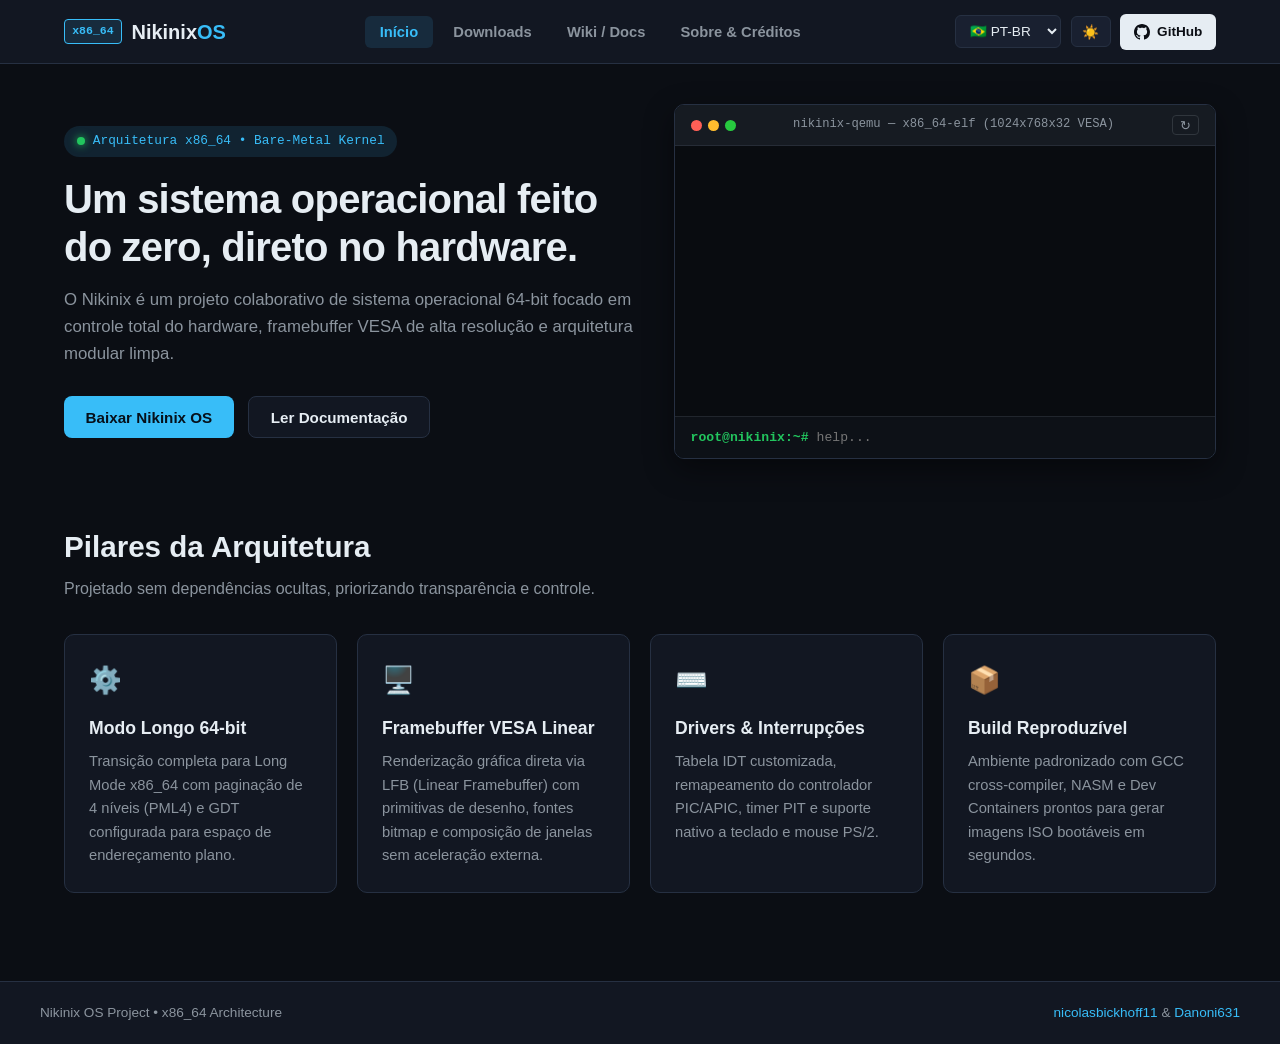
<file: index.html>
<!-- 
    CODED BY Danoni631

    Here is the main source of the website 
-->

<!DOCTYPE html>
<html lang="pt-BR" data-theme="dark">
<head>
  <meta charset="UTF-8">
  <meta name="viewport" content="width=device-width, initial-scale=1.0">
  <title>Nikinix OS — Feature-rich hobby x86_64 Operational System</title>
  <link rel="stylesheet" href="style.css">
</head>
<body>
  <header class="navbar">
    <div class="nav-container">
      <a href="#home" class="brand" data-nav="home">
        <span class="brand-badge">x86_64</span>
        <span class="brand-name">Nikinix<span class="accent">OS</span></span>
      </a>

      <nav class="nav-links" id="navLinks">
        <button class="nav-btn active" data-section="home" data-i18n="nav_home">Início</button>
        <button class="nav-btn" data-section="downloads" data-i18n="nav_downloads">Downloads</button>
        <button class="nav-btn" data-section="wiki" data-i18n="nav_wiki">Wiki / Docs</button>
        <button class="nav-btn" data-section="credits" data-i18n="nav_credits">Sobre & Créditos</button>
      </nav>

      <div class="nav-actions">
        <select id="langSelector" class="lang-select" aria-label="Idioma / Language">
          <option value="pt">🇧🇷 PT-BR</option>
          <option value="en">🇺🇸 EN-US</option>
        </select>

        <button id="themeToggle" class="icon-btn" title="Alternar Tema / Toggle Theme">
          <span id="themeIcon">☀️</span>
        </button>

        <a href="https://github.com/nicolasbickhoff11/Nikinix" target="_blank" rel="noopener noreferrer" class="github-btn">
          <svg height="16" width="16" viewBox="0 0 16 16" fill="currentColor"><path d="M8 0C3.58 0 0 3.58 0 8c0 3.54 2.29 6.53 5.47 7.59.4.07.55-.17.55-.38 0-.19-.01-.82-.01-1.49-2.01.37-2.53-.49-2.69-.94-.09-.23-.48-.94-.82-1.13-.28-.15-.68-.52-.01-.53.63-.01 1.08.58 1.23.82.72 1.21 1.87.87 2.33.66.07-.52.28-.87.51-1.07-1.78-.2-3.64-.89-3.64-3.95 0-.87.31-1.59.82-2.15-.08-.2-.36-1.02.08-2.12 0 0 .67-.21 2.2.82.64-.18 1.32-.27 2-.27.68 0 1.36.09 2 .27 1.53-1.04 2.2-.82 2.2-.82.44 1.1.16 1.92.08 2.12.51.56.82 1.27.82 2.15 0 3.07-1.87 3.75-3.65 3.95.29.25.54.73.54 1.48 0 1.07-.01 1.93-.01 2.2 0 .21.15.46.55.38A8.013 8.013 0 0016 8c0-4.42-3.58-8-8-8z"/></svg>
          <span>GitHub</span>
        </a>
      </div>
    </div>
  </header>

  <main class="main-content">

    <section id="section-home" class="page-section active">
      <div class="hero-grid">
        <div class="hero-text">
          <div class="status-pill">
            <span class="dot"></span>
            <span data-i18n="hero_badge">Arquitetura x86_64 • Bare-Metal Kernel</span>
          </div>
          <h1 data-i18n="hero_title">Um sistema operacional feito do zero, direto no hardware.</h1>
          <p class="hero-desc" data-i18n="hero_subtitle">
            O Nikinix é um projeto colaborativo de sistema operacional 64-bit focado em controle total do hardware, framebuffer VESA de alta resolução e arquitetura modular limpa.
          </p>
          <div class="hero-cta">
            <button class="btn-primary" data-section="downloads" data-i18n="btn_download_now">Baixar Nikinix OS</button>
            <button class="btn-secondary" data-section="wiki" data-i18n="btn_read_docs">Ler Documentação</button>
          </div>
        </div>

        <div class="terminal-window">
          <div class="terminal-header">
            <div class="term-dots">
              <span class="t-red"></span>
              <span class="t-yellow"></span>
              <span class="t-green"></span>
            </div>
            <span class="term-title">nikinix-qemu — x86_64-elf (1024x768x32 VESA)</span>
            <button id="rebootTermBtn" class="term-reboot" title="Reboot">↻</button>
          </div>
          <div class="terminal-body" id="terminalOutput"></div>
          <form class="terminal-input-line" id="terminalForm">
            <span class="prompt">root@nikinix:~#</span>
            <input type="text" id="terminalInput" autocomplete="off" spellcheck="false" placeholder="help...">
          </form>
        </div>
      </div>

      <div class="section-header">
        <h2 data-i18n="arch_heading">Pilares da Arquitetura</h2>
        <p data-i18n="arch_subheading">Projetado sem dependências ocultas, priorizando transparência e controle.</p>
      </div>

      <div class="features-grid">
        <div class="card">
          <div class="card-icon">⚙️</div>
          <h3 data-i18n="feat_1_title">Modo Longo 64-bit</h3>
          <p data-i18n="feat_1_desc">Transição completa para Long Mode x86_64 com paginação de 4 níveis (PML4) e GDT configurada para espaço de endereçamento plano.</p>
        </div>
        <div class="card">
          <div class="card-icon">🖥️</div>
          <h3 data-i18n="feat_2_title">Framebuffer VESA Linear</h3>
          <p data-i18n="feat_2_desc">Renderização gráfica direta via LFB (Linear Framebuffer) com primitivas de desenho, fontes bitmap e composição de janelas sem aceleração externa.</p>
        </div>
        <div class="card">
          <div class="card-icon">⌨️</div>
          <h3 data-i18n="feat_3_title">Drivers & Interrupções</h3>
          <p data-i18n="feat_3_desc">Tabela IDT customizada, remapeamento do controlador PIC/APIC, timer PIT e suporte nativo a teclado e mouse PS/2.</p>
        </div>
        <div class="card">
          <div class="card-icon">📦</div>
          <h3 data-i18n="feat_4_title">Build Reproduzível</h3>
          <p data-i18n="feat_4_desc">Ambiente padronizado com GCC cross-compiler, NASM e Dev Containers prontos para gerar imagens ISO bootáveis em segundos.</p>
        </div>
      </div>
    </section>

    <section id="section-downloads" class="page-section">
      <div class="section-header">
        <h2 data-i18n="dl_heading">Central de Downloads</h2>
        <p data-i18n="dl_subheading">Obtenha as imagens compiladas, pacotes para virtualização ou o código-fonte completo.</p>
      </div>

      <div class="downloads-grid" id="downloadsContainer"></div>

      <div class="vm-guide-box">
        <h3 data-i18n="vm_guide_title">Execução Rápida em Máquina Virtual</h3>
        <div class="vm-grid">
          <div class="vm-item">
            <h4>QEMU (Recomendado)</h4>
            <pre><code>qemu-system-x86_64 -cdrom nikinix-x86_64.iso -m 512M -vga std -serial stdio</code></pre>
            <button class="copy-btn" data-copy="qemu-system-x86_64 -cdrom nikinix-x86_64.iso -m 512M -vga std -serial stdio" data-i18n="btn_copy">Copiar</button>
          </div>
          <div class="vm-item">
            <h4>VMware Workstation / Player</h4>
            <p data-i18n="vmware_note">Crie uma VM "Other 64-bit", configure firmware BIOS/UEFI conforme a release e anexe a ISO no drive óptico virtual.</p>
            <button class="btn-outline" id="downloadVmxBtn" data-i18n="btn_dl_vmx">Baixar Perfil .VMX</button>
          </div>
        </div>
      </div>
    </section>

    <section id="section-wiki" class="page-section">
      <div class="wiki-layout">
        <aside class="wiki-sidebar">
          <div class="wiki-search-box">
            <input type="text" id="wikiSearch" data-i18n-placeholder="wiki_search_ph" placeholder="Buscar na documentação...">
          </div>
          <div class="wiki-nav-list" id="wikiNavList"></div>
        </aside>

        <article class="wiki-content" id="wikiContentArea">
        </article>
      </div>
    </section>

    <section id="section-credits" class="page-section">
      <div class="section-header">
        <h2 data-i18n="cred_heading">Desenvolvedores & Repositório</h2>
        <p data-i18n="cred_subheading">Construído de forma colaborativa com foco em engenharia de baixo nível.</p>
      </div>

      <div class="devs-grid">
        <div class="dev-card">
          <div class="dev-avatar">NB</div>
          <div class="dev-info">
            <h3>Nicolas Bickhoff</h3>
            <span class="dev-role" data-i18n="role_creator">Criador & Arquiteto Principal</span>
            <p data-i18n="bio_nicolas">Idealizador do repositório Nikinix, responsável pela estrutura base do kernel x86_64, ambiente de build e arquitetura central.</p>
            <a href="https://github.com/nicolasbickhoff11" target="_blank" rel="noopener noreferrer" class="dev-link">@nicolasbickhoff11 ↗</a>
          </div>
        </div>

        <div class="dev-card">
          <div class="dev-avatar accent-bg">D6</div>
          <div class="dev-info">
            <h3>Danoni631</h3>
            <span class="dev-role" data-i18n="role_contrib">Co-desenvolvedor & Contribuidor</span>
            <p data-i18n="bio_danoni">Desenvolvimento da interface gráfica VESA framebuffer, testes em ambientes bare-metal/VMware, ferramentas de distribuição e documentação.</p>
            <a href="https://github.com/Danoni631" target="_blank" rel="noopener noreferrer" class="dev-link">@Danoni631 ↗</a>
          </div>
        </div>
      </div>

      <div class="repo-banner">
        <div>
          <h3>github.com/nicolasbickhoff11/Nikinix</h3>
          <p data-i18n="repo_banner_desc">Acompanhe commits, abra issues, envie pull requests ou explore o código-fonte diretamente no GitHub.</p>
        </div>
        <a href="https://github.com/nicolasbickhoff11/Nikinix" target="_blank" rel="noopener noreferrer" class="btn-primary" data-i18n="btn_open_repo">Abrir Repositório</a>
      </div>
    </section>

  </main>

  <footer class="footer">
    <div class="footer-container">
      <span>Nikinix OS Project • x86_64 Architecture</span>
      <span>
        <a href="https://github.com/nicolasbickhoff11" target="_blank" rel="noopener noreferrer">nicolasbickhoff11</a> &amp;
        <a href="https://github.com/Danoni631" target="_blank" rel="noopener noreferrer">Danoni631</a>
      </span>
    </div>
  </footer>

  <script src="translate.js"></script>
  <script src="sketch.js"></script>
</body>
</html>
</file>
<file: style.css>
/*
    CODED BY Danoni631

    The graphical parts
*/

.system-capture-window .capture-stage {
  position: relative;
  background: #000000;
  aspect-ratio: 4 / 3;
  max-height: 310px;
  display: flex;
  align-items: center;
  justify-content: center;
  overflow: hidden;
}

.capture-video {
  width: 100%;
  height: 100%;
  object-fit: contain;
  background: #000000;
  display: block;
}

.shell-feedback-bar {
  background: #090c10;
  border-top: 1px solid #1c222b;
  padding: 0.55rem 1rem;
  font-family: var(--font-mono);
  font-size: 0.78rem;
  color: #d1d5db;
  min-height: 2.1rem;
  white-space: pre-wrap;
}

:root {
  --bg-main: #0b0e14;
  --bg-surface: #121722;
  --bg-elevated: #192030;
  --bg-code: #080a0f;
  --text-primary: #e6edf3;
  --text-secondary: #8b949e;
  --accent: #38bdf8;
  --accent-hover: #0ea5e9;
  --accent-soft: rgba(56, 189, 248, 0.12);
  --green: #22c55e;
  --border: #263042;
  --shadow: 0 10px 30px rgba(0, 0, 0, 0.45);
  --font-sans: 'Inter', -apple-system, BlinkMacSystemFont, 'Segoe UI', Roboto, sans-serif;
  --font-mono: 'JetBrains Mono', 'Fira Code', Consolas, monospace;
}

[data-theme="light"] {
  --bg-main: #f4f7fb;
  --bg-surface: #ffffff;
  --bg-elevated: #eef2f8;
  --bg-code: #1e2430;
  --text-primary: #111827;
  --text-secondary: #4b5563;
  --accent: #0284c7;
  --accent-hover: #0369a1;
  --accent-soft: rgba(2, 132, 199, 0.1);
  --green: #16a34a;
  --border: #d1d9e6;
  --shadow: 0 8px 24px rgba(15, 23, 42, 0.08);
}

* {
  box-sizing: border-box;
  margin: 0;
  padding: 0;
}

body {
  background-color: var(--bg-main);
  color: var(--text-primary);
  font-family: var(--font-sans);
  line-height: 1.6;
  transition: background-color 0.25s ease, color 0.25s ease;
  min-height: 100vh;
  display: flex;
  flex-direction: column;
}

/* Navbar */
.navbar {
  position: sticky;
  top: 0;
  z-index: 100;
  background-color: var(--bg-surface);
  border-bottom: 1px solid var(--border);
  backdrop-filter: blur(10px);
}

.nav-container {
  max-width: 1200px;
  margin: 0 auto;
  padding: 0.85rem 1.5rem;
  display: flex;
  align-items: center;
  justify-content: space-between;
  gap: 1rem;
  flex-wrap: wrap;
}

.brand {
  display: flex;
  align-items: center;
  gap: 0.6rem;
  text-decoration: none;
  color: var(--text-primary);
  font-weight: 800;
  font-size: 1.25rem;
}

.brand-badge {
  background: var(--accent-soft);
  color: var(--accent);
  border: 1px solid var(--accent);
  font-family: var(--font-mono);
  font-size: 0.72rem;
  padding: 0.15rem 0.45rem;
  border-radius: 4px;
}

.brand .accent {
  color: var(--accent);
}

.nav-links {
  display: flex;
  gap: 0.4rem;
}

.nav-btn {
  background: transparent;
  border: none;
  color: var(--text-secondary);
  font-family: inherit;
  font-size: 0.92rem;
  font-weight: 600;
  padding: 0.5rem 0.9rem;
  border-radius: 6px;
  cursor: pointer;
  transition: all 0.2s;
}

.nav-btn:hover {
  color: var(--text-primary);
  background: var(--bg-elevated);
}

.nav-btn.active {
  color: var(--accent);
  background: var(--accent-soft);
}

.nav-actions {
  display: flex;
  align-items: center;
  gap: 0.6rem;
}

.lang-select, .icon-btn {
  background: var(--bg-elevated);
  color: var(--text-primary);
  border: 1px solid var(--border);
  border-radius: 6px;
  padding: 0.42rem 0.65rem;
  font-size: 0.85rem;
  cursor: pointer;
  font-family: inherit;
}

.github-btn {
  display: inline-flex;
  align-items: center;
  gap: 0.45rem;
  background: var(--text-primary);
  color: var(--bg-main);
  text-decoration: none;
  font-size: 0.85rem;
  font-weight: 700;
  padding: 0.45rem 0.85rem;
  border-radius: 6px;
  transition: opacity 0.2s;
}

.github-btn:hover {
  opacity: 0.88;
}

/* Main & Sections */
.main-content {
  max-width: 1200px;
  width: 100%;
  margin: 0 auto;
  padding: 2.5rem 1.5rem;
  flex: 1;
}

.page-section {
  display: none;
  animation: fadeIn 0.25s ease;
}

.page-section.active {
  display: block;
}

@keyframes fadeIn {
  from { opacity: 0; transform: translateY(6px); }
  to { opacity: 1; transform: translateY(0); }
}

/* Hero Section */
.hero-grid {
  display: grid;
  grid-template-columns: 1.05fr 1fr;
  gap: 2.5rem;
  align-items: center;
  margin-bottom: 4rem;
}

.status-pill {
  display: inline-flex;
  align-items: center;
  gap: 0.5rem;
  background: var(--accent-soft);
  color: var(--accent);
  font-family: var(--font-mono);
  font-size: 0.8rem;
  padding: 0.35rem 0.8rem;
  border-radius: 999px;
  margin-bottom: 1.2rem;
}

.status-pill .dot {
  width: 8px;
  height: 8px;
  border-radius: 50%;
  background: var(--green);
  box-shadow: 0 0 8px var(--green);
}

.hero-text h1 {
  font-size: 2.5rem;
  line-height: 1.18;
  margin-bottom: 1rem;
  letter-spacing: -0.02em;
}

.hero-desc {
  color: var(--text-secondary);
  font-size: 1.05rem;
  margin-bottom: 1.8rem;
}

.hero-cta {
  display: flex;
  gap: 0.9rem;
  flex-wrap: wrap;
}

.btn-primary, .btn-secondary, .btn-outline {
  font-family: inherit;
  font-weight: 600;
  font-size: 0.95rem;
  padding: 0.72rem 1.35rem;
  border-radius: 8px;
  cursor: pointer;
  text-decoration: none;
  display: inline-flex;
  align-items: center;
  justify-content: center;
  gap: 0.5rem;
  transition: all 0.2s;
}

.btn-primary {
  background: var(--accent);
  color: #06101a;
  border: none;
}

.btn-primary:hover {
  background: var(--accent-hover);
}

.btn-secondary {
  background: var(--bg-surface);
  color: var(--text-primary);
  border: 1px solid var(--border);
}

.btn-secondary:hover {
  border-color: var(--accent);
}

.btn-outline {
  background: transparent;
  color: var(--accent);
  border: 1px solid var(--accent);
  padding: 0.55rem 1rem;
  font-size: 0.88rem;
}

.btn-outline:hover {
  background: var(--accent-soft);
}

/* Terminal Window */
.terminal-window {
  background: #090c10;
  border: 1px solid var(--border);
  border-radius: 10px;
  box-shadow: var(--shadow);
  overflow: hidden;
  font-family: var(--font-mono);
}

.terminal-header {
  background: #161b22;
  padding: 0.6rem 1rem;
  display: flex;
  align-items: center;
  justify-content: space-between;
  border-bottom: 1px solid #262c36;
}

.term-dots {
  display: flex;
  gap: 6px;
}

.term-dots span {
  width: 11px;
  height: 11px;
  border-radius: 50%;
}

.t-red { background: #ff5f56; }
.t-yellow { background: #ffbd2e; }
.t-green { background: #27c93f; }

.term-title {
  color: #8b949e;
  font-size: 0.76rem;
}

.term-reboot {
  background: transparent;
  border: 1px solid #30363d;
  color: #8b949e;
  border-radius: 4px;
  padding: 0.1rem 0.45rem;
  cursor: pointer;
}

.term-reboot:hover {
  color: #fff;
  border-color: var(--accent);
}

.terminal-body {
  height: 270px;
  padding: 1rem;
  overflow-y: auto;
  color: #d1d5db;
  font-size: 0.82rem;
  line-height: 1.5;
}

.term-line { margin-bottom: 0.25rem; white-space: pre-wrap; }
.term-ok { color: #22c55e; }
.term-info { color: #38bdf8; }
.term-warn { color: #facc15; }

.terminal-input-line {
  display: flex;
  align-items: center;
  gap: 0.5rem;
  padding: 0.65rem 1rem;
  background: #0d1117;
  border-top: 1px solid #21262d;
}

.prompt {
  color: #22c55e;
  font-size: 0.82rem;
  font-weight: 700;
}

#terminalInput {
  flex: 1;
  background: transparent;
  border: none;
  color: #f3f4f6;
  font-family: var(--font-mono);
  font-size: 0.82rem;
  outline: none;
}

/* Section Headers & Cards */
.section-header {
  margin-bottom: 2rem;
}

.section-header h2 {
  font-size: 1.85rem;
  margin-bottom: 0.35rem;
}

.section-header p {
  color: var(--text-secondary);
}

.features-grid {
  display: grid;
  grid-template-columns: repeat(auto-fit, minmax(250px, 1fr));
  gap: 1.25rem;
}

.card, .dl-card, .dev-card {
  background: var(--bg-surface);
  border: 1px solid var(--border);
  border-radius: 10px;
  padding: 1.5rem;
  transition: transform 0.2s, border-color 0.2s;
}

.card:hover, .dl-card:hover {
  border-color: var(--accent);
  transform: translateY(-2px);
}

.card-icon {
  font-size: 1.65rem;
  margin-bottom: 0.8rem;
}

.card h3 {
  font-size: 1.1rem;
  margin-bottom: 0.5rem;
}

.card p {
  color: var(--text-secondary);
  font-size: 0.92rem;
}

/* Downloads Grid */
.downloads-grid {
  display: grid;
  grid-template-columns: repeat(auto-fit, minmax(310px, 1fr));
  gap: 1.5rem;
  margin-bottom: 2.5rem;
}

.dl-header {
  display: flex;
  justify-content: space-between;
  align-items: center;
  margin-bottom: 0.75rem;
}

.dl-tag {
  font-family: var(--font-mono);
  font-size: 0.75rem;
  background: var(--accent-soft);
  color: var(--accent);
  padding: 0.2rem 0.55rem;
  border-radius: 4px;
  font-weight: 700;
}

.dl-size {
  font-family: var(--font-mono);
  font-size: 0.8rem;
  color: var(--text-secondary);
}

.dl-card h3 {
  margin-bottom: 0.5rem;
}

.dl-card p {
  color: var(--text-secondary);
  font-size: 0.92rem;
  margin-bottom: 1rem;
}

.sha-box {
  background: var(--bg-elevated);
  padding: 0.5rem 0.7rem;
  border-radius: 6px;
  font-family: var(--font-mono);
  font-size: 0.73rem;
  color: var(--text-secondary);
  word-break: break-all;
  margin-bottom: 1.1rem;
}

.dl-actions {
  display: flex;
  gap: 0.6rem;
  flex-wrap: wrap;
}

/* VM Guide Box */
.vm-guide-box {
  background: var(--bg-surface);
  border: 1px solid var(--border);
  border-radius: 10px;
  padding: 1.75rem;
}

.vm-guide-box h3 {
  margin-bottom: 1.2rem;
}

.vm-grid {
  display: grid;
  grid-template-columns: repeat(auto-fit, minmax(300px, 1fr));
  gap: 1.5rem;
}

.vm-item h4 {
  margin-bottom: 0.6rem;
  color: var(--accent);
}

.vm-item pre {
  background: var(--bg-code);
  color: #e6edf3;
  padding: 0.85rem;
  border-radius: 6px;
  overflow-x: auto;
  font-family: var(--font-mono);
  font-size: 0.82rem;
  margin-bottom: 0.75rem;
}

.vm-item p {
  color: var(--text-secondary);
  font-size: 0.9rem;
  margin-bottom: 0.85rem;
}

/* Wiki Layout */
.wiki-layout {
  display: grid;
  grid-template-columns: 270px 1fr;
  gap: 2rem;
  align-items: start;
}

.wiki-sidebar {
  background: var(--bg-surface);
  border: 1px solid var(--border);
  border-radius: 10px;
  padding: 1.1rem;
  position: sticky;
  top: 80px;
}

.wiki-search-box input {
  width: 100%;
  padding: 0.6rem 0.8rem;
  border-radius: 6px;
  border: 1px solid var(--border);
  background: var(--bg-elevated);
  color: var(--text-primary);
  font-family: inherit;
  margin-bottom: 1rem;
}

.wiki-nav-list {
  display: flex;
  flex-direction: column;
  gap: 0.35rem;
}

.wiki-topic-btn {
  text-align: left;
  background: transparent;
  border: none;
  color: var(--text-secondary);
  padding: 0.6rem 0.75rem;
  border-radius: 6px;
  cursor: pointer;
  font-family: inherit;
  font-size: 0.9rem;
  font-weight: 500;
  transition: all 0.15s;
}

.wiki-topic-btn:hover {
  background: var(--bg-elevated);
  color: var(--text-primary);
}

.wiki-topic-btn.active {
  background: var(--accent-soft);
  color: var(--accent);
  font-weight: 700;
}

.wiki-content {
  background: var(--bg-surface);
  border: 1px solid var(--border);
  border-radius: 10px;
  padding: 2rem;
}

.wiki-content h2 {
  font-size: 1.7rem;
  margin-bottom: 0.5rem;
  border-bottom: 1px solid var(--border);
  padding-bottom: 0.75rem;
}

.wiki-meta {
  font-family: var(--font-mono);
  font-size: 0.78rem;
  color: var(--accent);
  margin-bottom: 1.25rem;
  display: block;
}

.wiki-content p {
  margin-bottom: 1rem;
  color: var(--text-primary);
}

.wiki-content ul {
  margin: 0.75rem 0 1.25rem 1.4rem;
  color: var(--text-secondary);
}

.wiki-content li {
  margin-bottom: 0.4rem;
}

.code-wrapper {
  position: relative;
  margin: 1.25rem 0;
}

.code-wrapper pre {
  background: var(--bg-code);
  color: #e6edf3;
  padding: 1.1rem;
  border-radius: 8px;
  overflow-x: auto;
  font-family: var(--font-mono);
  font-size: 0.84rem;
  border: 1px solid #263042;
}

.copy-btn {
  background: var(--bg-elevated);
  color: var(--text-primary);
  border: 1px solid var(--border);
  border-radius: 5px;
  padding: 0.3rem 0.65rem;
  font-size: 0.76rem;
  cursor: pointer;
}

.code-wrapper .copy-btn {
  position: absolute;
  top: 0.55rem;
  right: 0.55rem;
}

.copy-btn:hover {
  border-color: var(--accent);
  color: var(--accent);
}

/* Credits / Devs */
.devs-grid {
  display: grid;
  grid-template-columns: repeat(auto-fit, minmax(320px, 1fr));
  gap: 1.5rem;
  margin-bottom: 2rem;
}

.dev-card {
  display: flex;
  gap: 1.2rem;
  align-items: flex-start;
}

.dev-avatar {
  width: 54px;
  height: 54px;
  border-radius: 12px;
  background: var(--bg-elevated);
  border: 1px solid var(--accent);
  color: var(--accent);
  font-weight: 800;
  font-size: 1.2rem;
  display: flex;
  align-items: center;
  justify-content: center;
  flex-shrink: 0;
}

.dev-avatar.accent-bg {
  background: var(--accent-soft);
}

.dev-role {
  display: inline-block;
  font-size: 0.82rem;
  color: var(--accent);
  font-weight: 600;
  margin-bottom: 0.6rem;
}

.dev-info p {
  font-size: 0.92rem;
  color: var(--text-secondary);
  margin-bottom: 0.8rem;
}

.dev-link {
  color: var(--text-primary);
  font-family: var(--font-mono);
  font-size: 0.85rem;
  text-decoration: none;
  font-weight: 600;
}

.dev-link:hover {
  color: var(--accent);
}

.repo-banner {
  background: var(--bg-surface);
  border: 1px solid var(--accent);
  border-radius: 10px;
  padding: 1.75rem;
  display: flex;
  align-items: center;
  justify-content: space-between;
  gap: 1.5rem;
  flex-wrap: wrap;
}

.repo-banner p {
  color: var(--text-secondary);
  font-size: 0.94rem;
}

/* Footer */
.footer {
  border-top: 1px solid var(--border);
  background: var(--bg-surface);
  padding: 1.25rem 1.5rem;
  margin-top: 3rem;
}

.footer-container {
  max-width: 1200px;
  margin: 0 auto;
  display: flex;
  justify-content: space-between;
  flex-wrap: wrap;
  gap: 1rem;
  font-size: 0.85rem;
  color: var(--text-secondary);
}

.footer a {
  color: var(--accent);
  text-decoration: none;
}

/* Responsive */
@media (max-width: 900px) {
  .hero-grid { grid-template-columns: 1fr; }
  .wiki-layout { grid-template-columns: 1fr; }
  .wiki-sidebar { position: static; }
  .hero-text h1 { font-size: 2rem; }
}
</file>
